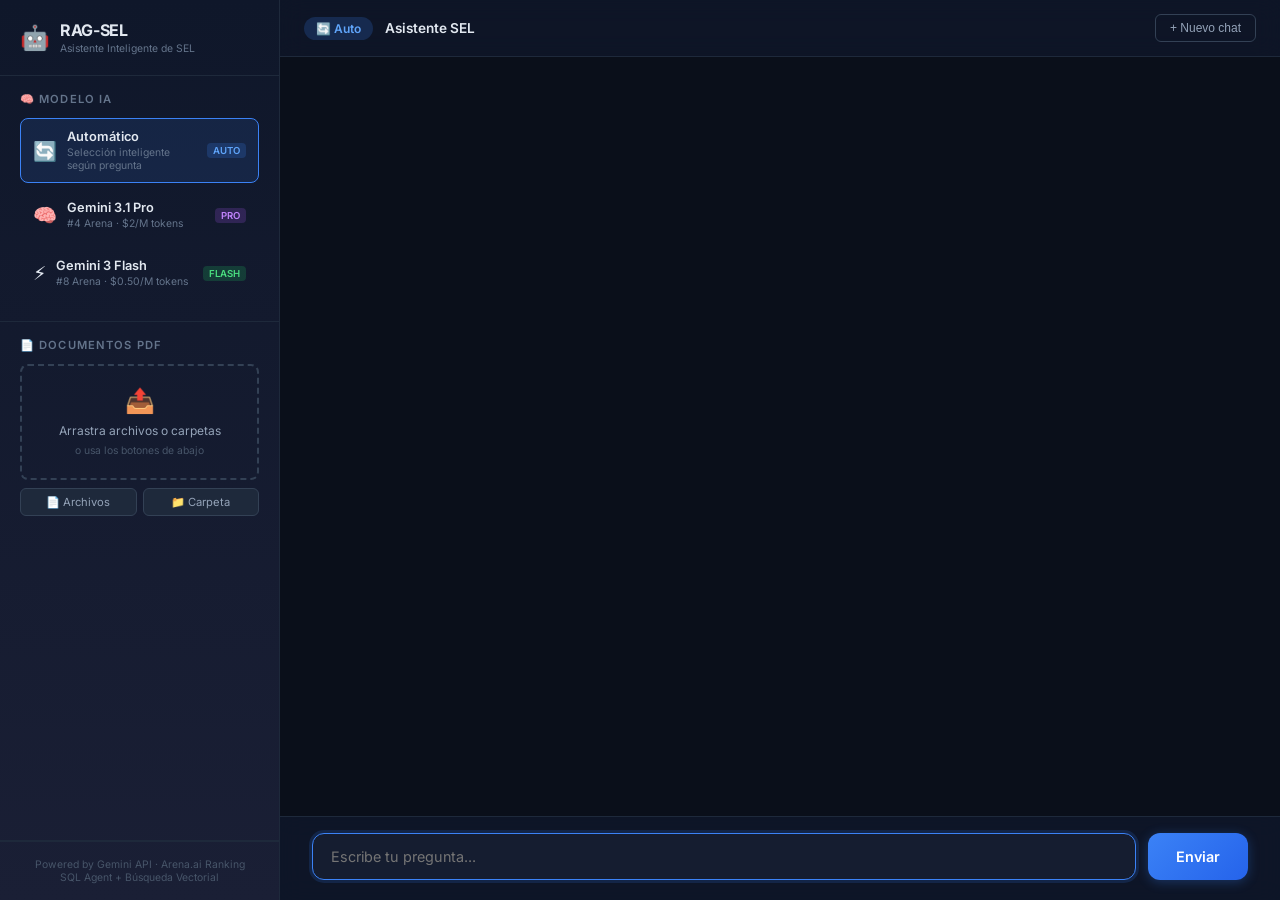
<file: api/chat_ui.html>
<!DOCTYPE html>
<html lang="es">
<head>
<meta charset="UTF-8">
<meta name="viewport" content="width=device-width, initial-scale=1.0">
<title>RAG-SEL Asistente</title>
<link href="https://fonts.googleapis.com/css2?family=Inter:wght@400;500;600;700&display=swap" rel="stylesheet">
<style>
  * { margin: 0; padding: 0; box-sizing: border-box; }
  body { font-family: 'Inter', system-ui, sans-serif; background: #0a0f1a; color: #e2e8f0; height: 100vh; display: flex; overflow: hidden; }

  /* ── Sidebar ── */
  .sidebar {
    width: 280px; min-width: 280px;
    background: linear-gradient(180deg, #0f172a 0%, #1a1f35 100%);
    border-right: 1px solid #1e293b;
    display: flex; flex-direction: column;
    padding: 0;
  }
  .sidebar-header {
    padding: 20px; border-bottom: 1px solid #1e293b;
    display: flex; align-items: center; gap: 10px;
  }
  .sidebar-header .logo { font-size: 1.5rem; }
  .sidebar-header h2 { font-size: 1rem; font-weight: 700; letter-spacing: -0.02em; }
  .sidebar-header small { display: block; font-size: 0.65rem; color: #64748b; margin-top: 2px; }

  .sidebar-section { padding: 16px 20px; border-bottom: 1px solid #1e293b; }
  .sidebar-section.docs { flex: 1; overflow-y: auto; min-height: 0; }
  .sidebar-section h3 { font-size: 0.7rem; text-transform: uppercase; letter-spacing: 0.1em; color: #64748b; margin-bottom: 12px; font-weight: 600; }

  /* Model selector */
  .model-card {
    padding: 10px 12px; border-radius: 8px; cursor: pointer;
    border: 1px solid transparent; margin-bottom: 6px;
    transition: all 0.2s; display: flex; align-items: center; gap: 10px;
  }
  .model-card:hover { background: rgba(59,130,246,0.08); border-color: #334155; }
  .model-card.active { background: rgba(59,130,246,0.12); border-color: #3b82f6; }
  .model-card .icon { font-size: 1.2rem; }
  .model-card .info { flex: 1; }
  .model-card .name { font-size: 0.8rem; font-weight: 600; }
  .model-card .meta { font-size: 0.65rem; color: #64748b; margin-top: 2px; }
  .model-card .badge { font-size: 0.6rem; padding: 2px 6px; border-radius: 4px; font-weight: 600; }
  .badge-pro { background: rgba(168,85,247,0.2); color: #c084fc; }
  .badge-flash { background: rgba(34,197,94,0.2); color: #4ade80; }
  .badge-auto { background: rgba(59,130,246,0.2); color: #60a5fa; }

  /* Upload area */
  .upload-zone {
    border: 2px dashed #334155; border-radius: 8px; padding: 20px;
    text-align: center; cursor: pointer; transition: all 0.2s;
  }
  .upload-zone:hover { border-color: #3b82f6; background: rgba(59,130,246,0.05); }
  .upload-zone.dragging { border-color: #3b82f6; background: rgba(59,130,246,0.1); }
  .upload-zone .icon { font-size: 1.5rem; margin-bottom: 8px; }
  .upload-zone p { font-size: 0.75rem; color: #94a3b8; }
  .upload-zone small { font-size: 0.65rem; color: #475569; }
  #fileInput { display: none; }

  .doc-list { margin-top: 10px; max-height: none; overflow-y: auto; }
  .doc-item {
    display: flex; align-items: center; gap: 8px;
    padding: 6px 8px; border-radius: 6px; font-size: 0.75rem;
    background: #1e293b; margin-bottom: 4px;
  }
  .doc-item .status { font-size: 0.9rem; }
  .doc-item .name { flex: 1; overflow: hidden; text-overflow: ellipsis; white-space: nowrap; }

  /* Sidebar footer */
  .sidebar-footer {
    margin-top: auto; padding: 16px 20px; border-top: 1px solid #1e293b;
    font-size: 0.65rem; color: #475569; text-align: center;
  }

  /* ── Main Chat Area ── */
  .main { flex: 1; display: flex; flex-direction: column; }

  .topbar {
    padding: 14px 24px; background: rgba(15,23,42,0.8);
    backdrop-filter: blur(12px); border-bottom: 1px solid #1e293b;
    display: flex; align-items: center; gap: 12px;
    position: sticky; top: 0; z-index: 10;
  }
  .topbar .model-indicator {
    font-size: 0.75rem; padding: 4px 12px; border-radius: 20px;
    font-weight: 600;
  }
  .topbar .new-chat {
    margin-left: auto; background: none; border: 1px solid #334155;
    color: #94a3b8; padding: 6px 14px; border-radius: 6px;
    font-size: 0.75rem; cursor: pointer; transition: all 0.2s;
  }
  .topbar .new-chat:hover { border-color: #3b82f6; color: #e2e8f0; }

  .chat {
    flex: 1; overflow-y: auto; padding: 24px 32px;
    display: flex; flex-direction: column; gap: 16px;
    scroll-behavior: smooth;
  }
  .msg {
    max-width: 75%; padding: 14px 18px; border-radius: 16px;
    line-height: 1.7; font-size: 0.88rem; white-space: pre-wrap;
    animation: fadeIn 0.3s ease;
  }
  @keyframes fadeIn { from { opacity: 0; transform: translateY(8px); } to { opacity: 1; transform: translateY(0); } }
  .msg.user {
    background: linear-gradient(135deg, #3b82f6, #2563eb);
    align-self: flex-end; border-bottom-right-radius: 4px;
    box-shadow: 0 2px 12px rgba(59,130,246,0.3);
  }
  .msg.bot {
    background: #151d30; align-self: flex-start;
    border-bottom-left-radius: 4px; border: 1px solid #1e293b;
  }
  .msg.status {
    background: transparent; color: #64748b; font-size: 0.75rem;
    font-style: italic; align-self: flex-start; padding: 4px 0;
    display: flex; align-items: center; gap: 8px;
  }
  .msg.status::before { content: ''; width: 6px; height: 6px; background: #3b82f6; border-radius: 50%; animation: pulse 1.5s infinite; }
  @keyframes pulse { 0%,100% { opacity: 0.4; } 50% { opacity: 1; } }

  .input-area {
    padding: 16px 32px 20px; background: rgba(15,23,42,0.9);
    backdrop-filter: blur(12px); border-top: 1px solid #1e293b;
    display: flex; gap: 12px;
  }
  .input-area input {
    flex: 1; background: #151d30; border: 1px solid #1e293b;
    border-radius: 12px; padding: 14px 18px; color: #e2e8f0;
    font-size: 0.9rem; outline: none; font-family: inherit;
    transition: border-color 0.2s;
  }
  .input-area input:focus { border-color: #3b82f6; box-shadow: 0 0 0 3px rgba(59,130,246,0.15); }
  .input-area button {
    background: linear-gradient(135deg, #3b82f6, #2563eb);
    color: white; border: none; border-radius: 12px; padding: 14px 28px;
    font-size: 0.9rem; cursor: pointer; font-weight: 600; font-family: inherit;
    transition: all 0.2s; box-shadow: 0 2px 12px rgba(59,130,246,0.3);
  }
  .input-area button:hover { transform: translateY(-1px); box-shadow: 0 4px 16px rgba(59,130,246,0.4); }
  .input-area button:disabled { background: #334155; cursor: not-allowed; box-shadow: none; transform: none; }
</style>
</head>
<body>

<!-- Sidebar -->
<div class="sidebar">
  <div class="sidebar-header">
    <span class="logo">🤖</span>
    <div>
      <h2>RAG-SEL</h2>
      <small>Asistente Inteligente de SEL</small>
    </div>
  </div>

  <div class="sidebar-section">
    <h3>🧠 Modelo IA</h3>
    <div class="model-card active" data-model="auto" onclick="setModel('auto')">
      <span class="icon">🔄</span>
      <div class="info">
        <div class="name">Automático</div>
        <div class="meta">Selección inteligente según pregunta</div>
      </div>
      <span class="badge badge-auto">AUTO</span>
    </div>
    <div class="model-card" data-model="pro" onclick="setModel('pro')">
      <span class="icon">🧠</span>
      <div class="info">
        <div class="name">Gemini 3.1 Pro</div>
        <div class="meta">#4 Arena · $2/M tokens</div>
      </div>
      <span class="badge badge-pro">PRO</span>
    </div>
    <div class="model-card" data-model="flash" onclick="setModel('flash')">
      <span class="icon">⚡</span>
      <div class="info">
        <div class="name">Gemini 3 Flash</div>
        <div class="meta">#8 Arena · $0.50/M tokens</div>
      </div>
      <span class="badge badge-flash">FLASH</span>
    </div>
  </div>

  <div class="sidebar-section docs">
    <h3>📄 Documentos PDF</h3>
    <div class="upload-zone" id="uploadZone">
      <div class="icon">📤</div>
      <p>Arrastra archivos o carpetas</p>
      <small>o usa los botones de abajo</small>
    </div>
    <div style="display:flex;gap:6px;margin-top:8px;">
      <button onclick="document.getElementById('fileInput').click()" style="flex:1;background:#1e293b;border:1px solid #334155;color:#94a3b8;padding:6px 8px;border-radius:6px;font-size:0.7rem;cursor:pointer;font-family:inherit;">📄 Archivos</button>
      <button onclick="document.getElementById('folderInput').click()" style="flex:1;background:#1e293b;border:1px solid #334155;color:#94a3b8;padding:6px 8px;border-radius:6px;font-size:0.7rem;cursor:pointer;font-family:inherit;">📁 Carpeta</button>
    </div>
    <input type="file" id="fileInput" accept=".pdf" multiple onchange="uploadFiles(this.files)">
    <input type="file" id="folderInput" webkitdirectory multiple onchange="uploadFiles(this.files)" style="display:none;">
    <div class="doc-list" id="docList"></div>
  </div>

  <div class="sidebar-footer">
    Powered by Gemini API · Arena.ai Ranking<br>
    SQL Agent + Búsqueda Vectorial
  </div>
</div>

<!-- Main chat -->
<div class="main">
  <div class="topbar">
    <span class="model-indicator badge-auto" id="modelBadge">🔄 Auto</span>
    <span style="font-size:0.85rem;font-weight:600;">Asistente SEL</span>
    <button class="new-chat" onclick="newChat()">+ Nuevo chat</button>
  </div>
  <div class="chat" id="chat"></div>
  <div class="input-area">
    <input type="text" id="input" placeholder="Escribe tu pregunta..." autofocus>
    <button id="btn" onclick="send()">Enviar</button>
  </div>
</div>

<script>
const chat = document.getElementById('chat');
const input = document.getElementById('input');
const btn = document.getElementById('btn');
const modelBadge = document.getElementById('modelBadge');
const uploadZone = document.getElementById('uploadZone');
const docList = document.getElementById('docList');
let history = [];
let selectedModel = 'auto';

input.addEventListener('keydown', e => { if (e.key === 'Enter' && !btn.disabled) send(); });

// ── Model selector ──
function setModel(m) {
  selectedModel = m;
  document.querySelectorAll('.model-card').forEach(c => c.classList.remove('active'));
  document.querySelector(`[data-model="${m}"]`).classList.add('active');
  const labels = { auto: ['🔄 Auto', 'badge-auto'], pro: ['🧠 Pro', 'badge-pro'], flash: ['⚡ Flash', 'badge-flash'] };
  modelBadge.textContent = labels[m][0];
  modelBadge.className = 'model-indicator ' + labels[m][1];
}

// ── File upload ──
uploadZone.addEventListener('dragover', e => { e.preventDefault(); uploadZone.classList.add('dragging'); });
uploadZone.addEventListener('dragleave', () => uploadZone.classList.remove('dragging'));
uploadZone.addEventListener('drop', e => {
  e.preventDefault(); uploadZone.classList.remove('dragging');
  if (e.dataTransfer.files.length) uploadFiles(e.dataTransfer.files);
});

let uploading = false;

async function uploadFiles(fileList) {
  if (uploading) { alert('Ya hay una subida en curso, espera a que termine.'); return; }
  // Filtrar solo PDFs
  const pdfs = Array.from(fileList).filter(f => f.name.toLowerCase().endsWith('.pdf'));
  if (pdfs.length === 0) { alert('No se encontraron archivos PDF.'); return; }
  
  uploading = true;
  const total = pdfs.length;
  // Limpiar lista anterior y añadir barra de progreso
  docList.innerHTML = `<div id="uploadProgress" style="font-size:0.75rem;color:#60a5fa;padding:6px 0;font-weight:600;">Subiendo 0/${total}...</div>`;
  
  let ok = 0, fail = 0;
  for (let i = 0; i < pdfs.length; i++) {
    const file = pdfs[i];
    const prog = document.getElementById('uploadProgress');
    if (prog) prog.textContent = `Subiendo ${i+1}/${total}... (✅${ok} ❌${fail})`;
    
    try {
      const fd = new FormData();
      fd.append('file', file);
      const r = await fetch('/upload', { method: 'POST', body: fd });
      const j = await r.json();
      if (j.status === 'ok') ok++;
      else fail++;
    } catch(e) {
      fail++;
    }
  }
  
  // Mostrar resumen final
  docList.innerHTML = `<div style="font-size:0.75rem;padding:8px;background:#1e293b;border-radius:6px;margin-top:4px;">
    <div style="color:#4ade80;font-weight:600;">✅ ${ok} archivos subidos correctamente</div>
    ${fail > 0 ? `<div style="color:#f87171;margin-top:4px;">❌ ${fail} archivos con error</div>` : ''}
    <div style="color:#64748b;margin-top:4px;font-size:0.65rem;">Total: ${total} PDFs procesados</div>
  </div>`;
  uploading = false;
}

async function uploadFile(file) {
  // Para subida individual desde drop
  const fd = new FormData();
  fd.append('file', file);
  const idStr = 'doc-' + Date.now();
  docList.innerHTML += `<div class="doc-item" id="${idStr}"><span class="status">⏳</span><span class="name">${file.name}</span></div>`;
  try {
    const r = await fetch('/upload', { method: 'POST', body: fd });
    const j = await r.json();
    const el = document.getElementById(idStr);
    if (el) el.querySelector('.status').textContent = j.status === 'ok' ? '✅' : '❌';
  } catch(e) {
    const el = document.getElementById(idStr);
    if (el) el.querySelector('.status').textContent = '❌';
  }
}

// ── Chat ──
function addMsg(text, cls) {
  const d = document.createElement('div');
  d.className = 'msg ' + cls;
  d.textContent = text;
  chat.appendChild(d);
  chat.scrollTop = chat.scrollHeight;
  return d;
}

function newChat() {
  history = [];
  chat.innerHTML = '';
}

async function send() {
  const q = input.value.trim();
  if (!q) return;
  input.value = '';
  btn.disabled = true;
  addMsg(q, 'user');
  history.push({role: 'user', content: q});

  let statusEl = null, botEl = null, fullText = '';

  try {
    const body = { question: q, chat_history: history.slice(-6) };
    if (selectedModel !== 'auto') body.force_model = selectedModel;
    const res = await fetch('/chat/stream', {
      method: 'POST',
      headers: {'Content-Type': 'application/json'},
      body: JSON.stringify(body)
    });
    const reader = res.body.getReader();
    const dec = new TextDecoder();
    let buf = '';

    while (true) {
      const {done, value} = await reader.read();
      if (done) break;
      buf += dec.decode(value, {stream: true});
      const lines = buf.split('\n');
      buf = lines.pop();
      for (const line of lines) {
        if (!line.startsWith('data: ')) continue;
        const data = line.slice(6);
        if (data === '[DONE]') continue;
        try {
          const j = JSON.parse(data);
          if (j.status) {
            if (statusEl) statusEl.textContent = j.status;
            else statusEl = addMsg(j.status, 'status');
          }
          if (j.chunk) {
            if (statusEl) { statusEl.remove(); statusEl = null; }
            fullText += j.chunk;
            if (!botEl) botEl = addMsg(fullText, 'bot');
            else botEl.textContent = fullText;
          }
          if (j.error) addMsg('❌ ' + j.error, 'bot');
        } catch(e) {}
      }
    }
  } catch(e) {
    addMsg('❌ Error: ' + e.message, 'bot');
  }
  if (fullText) history.push({role: 'assistant', content: fullText});
  btn.disabled = false;
  input.focus();
}
</script>
</body>
</html>
</file>
